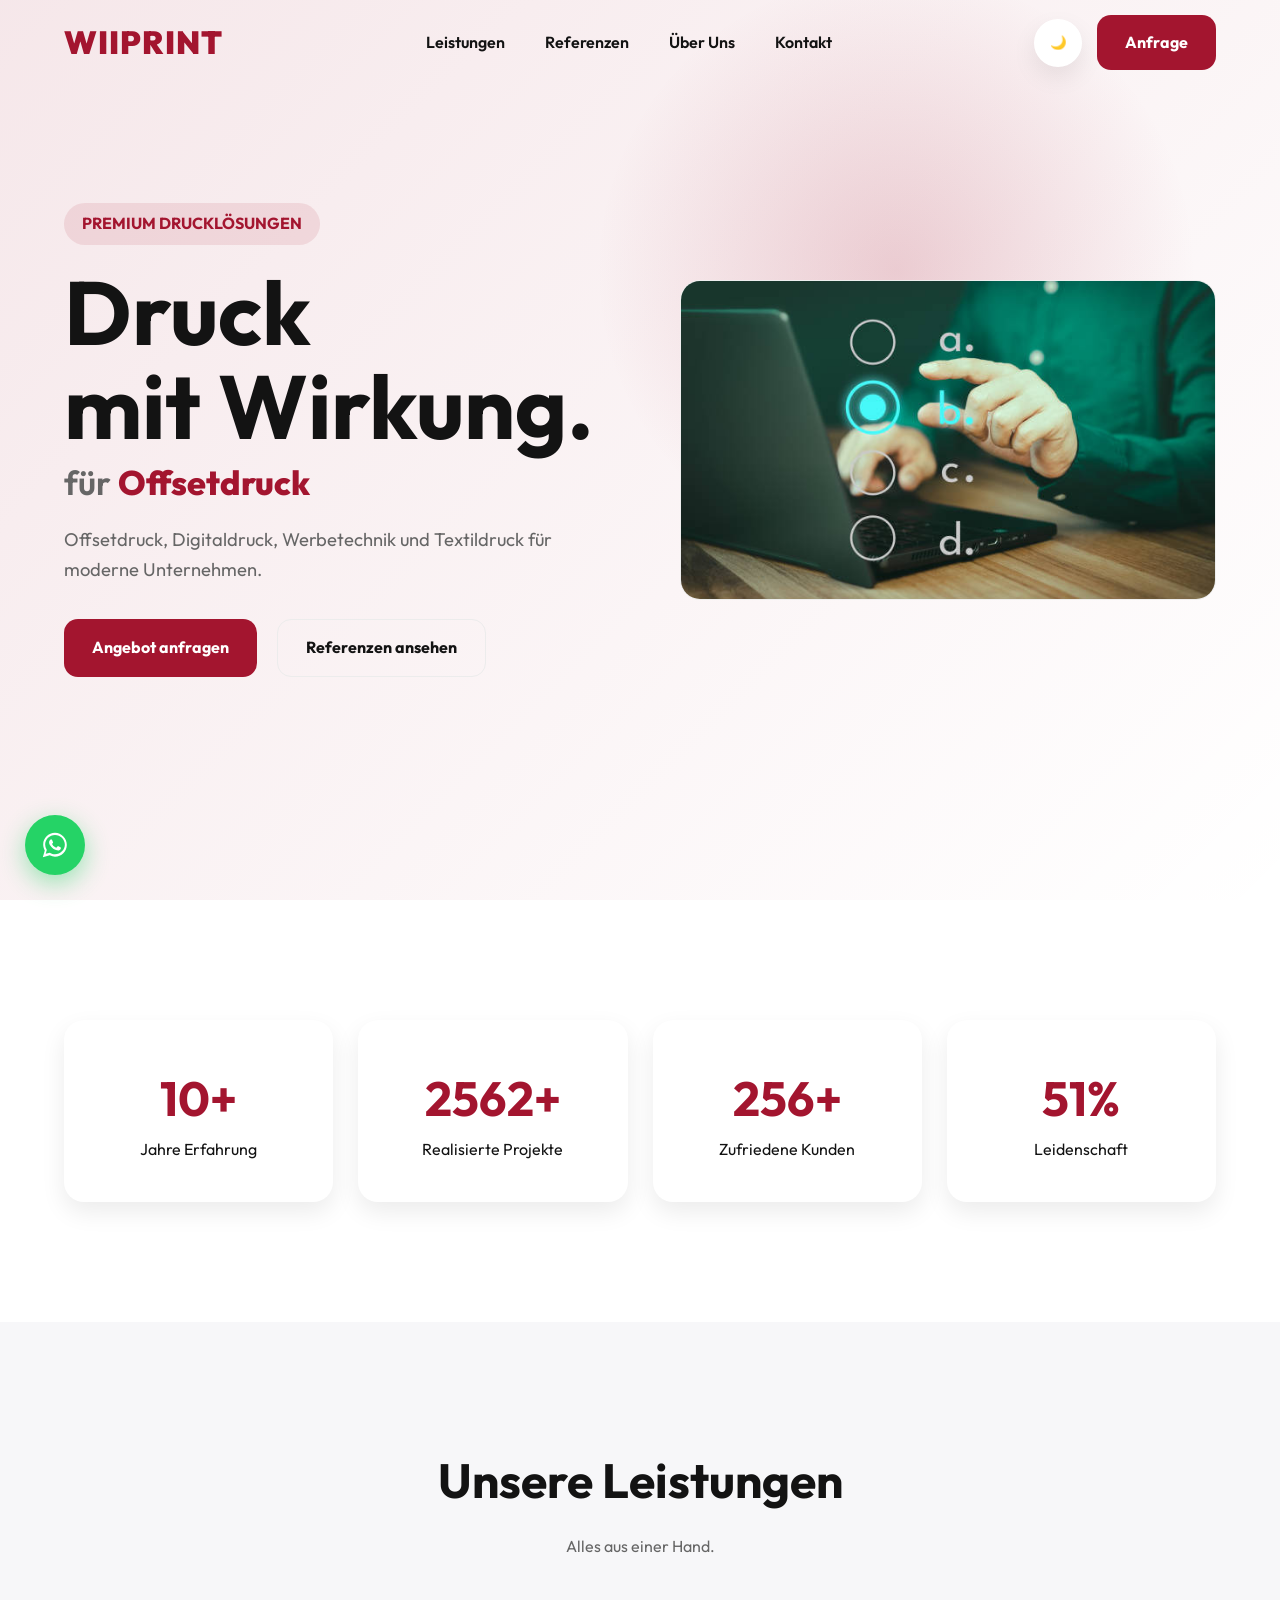
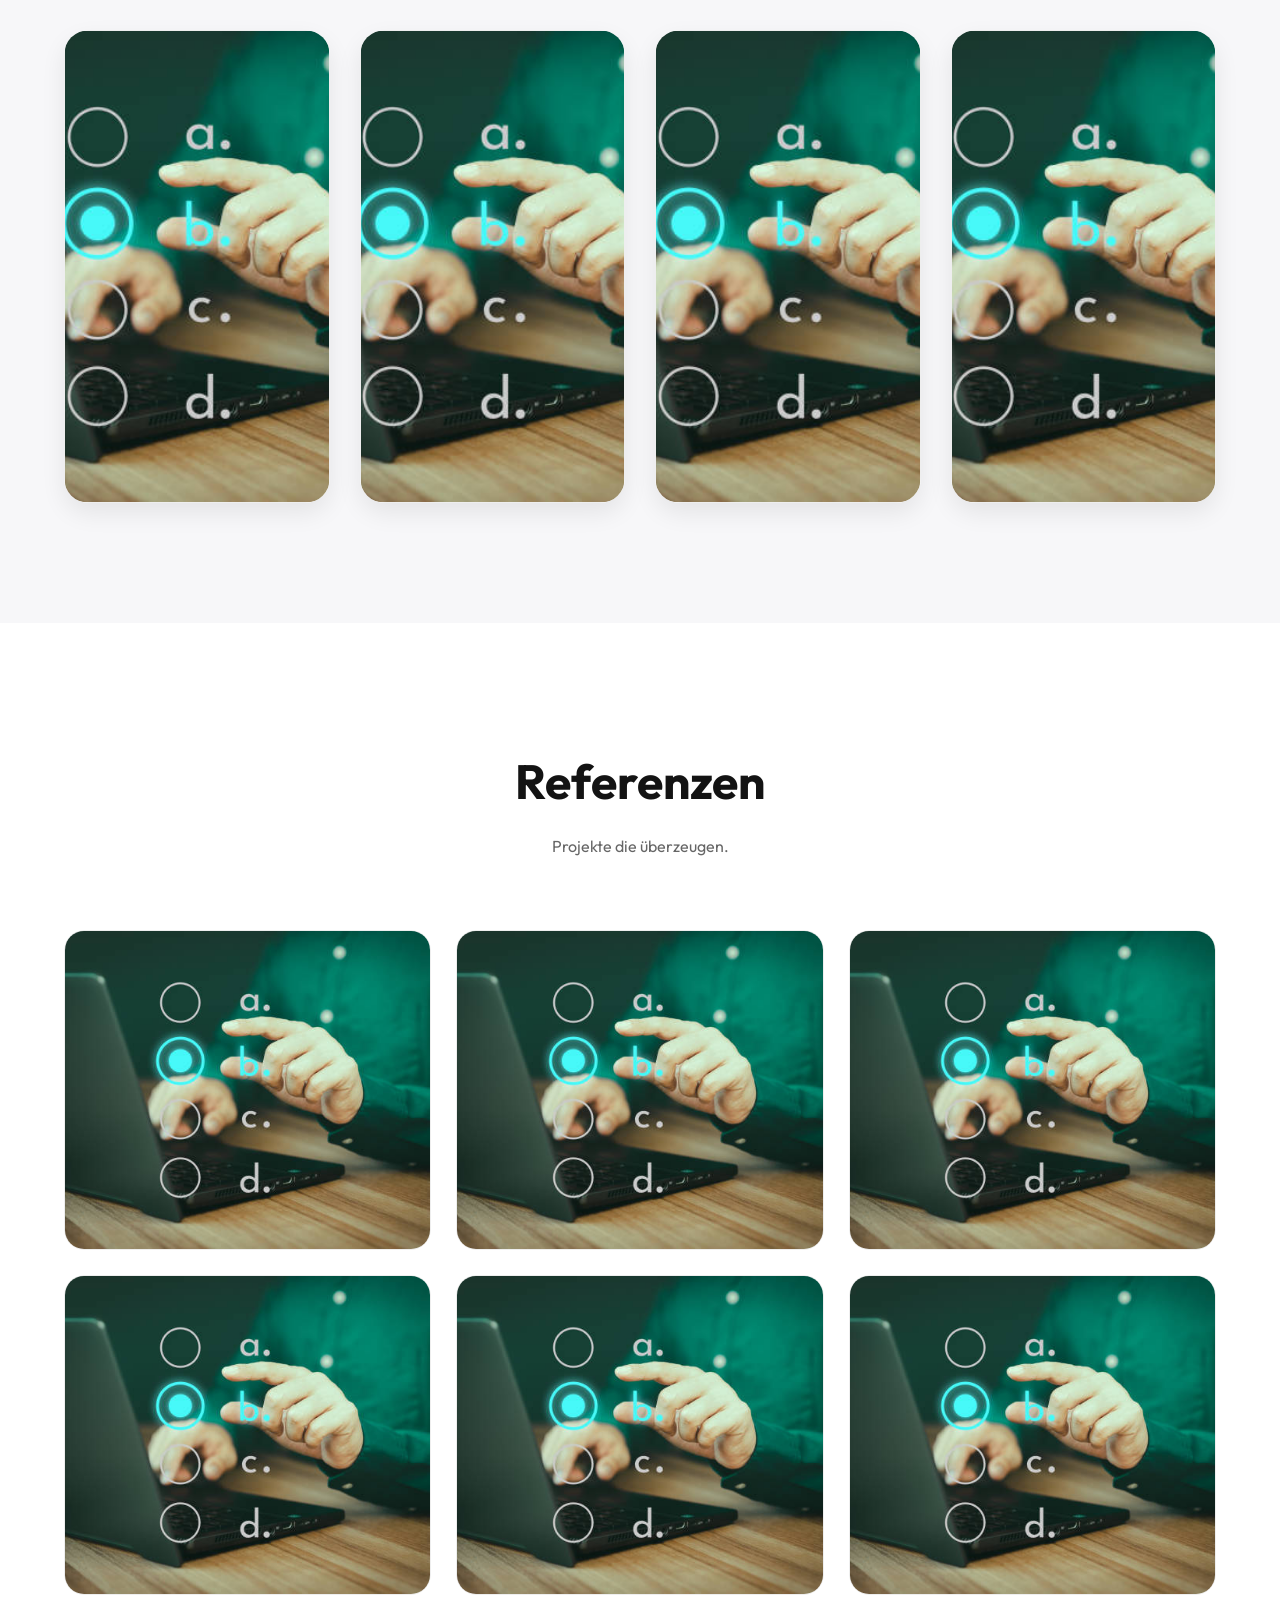
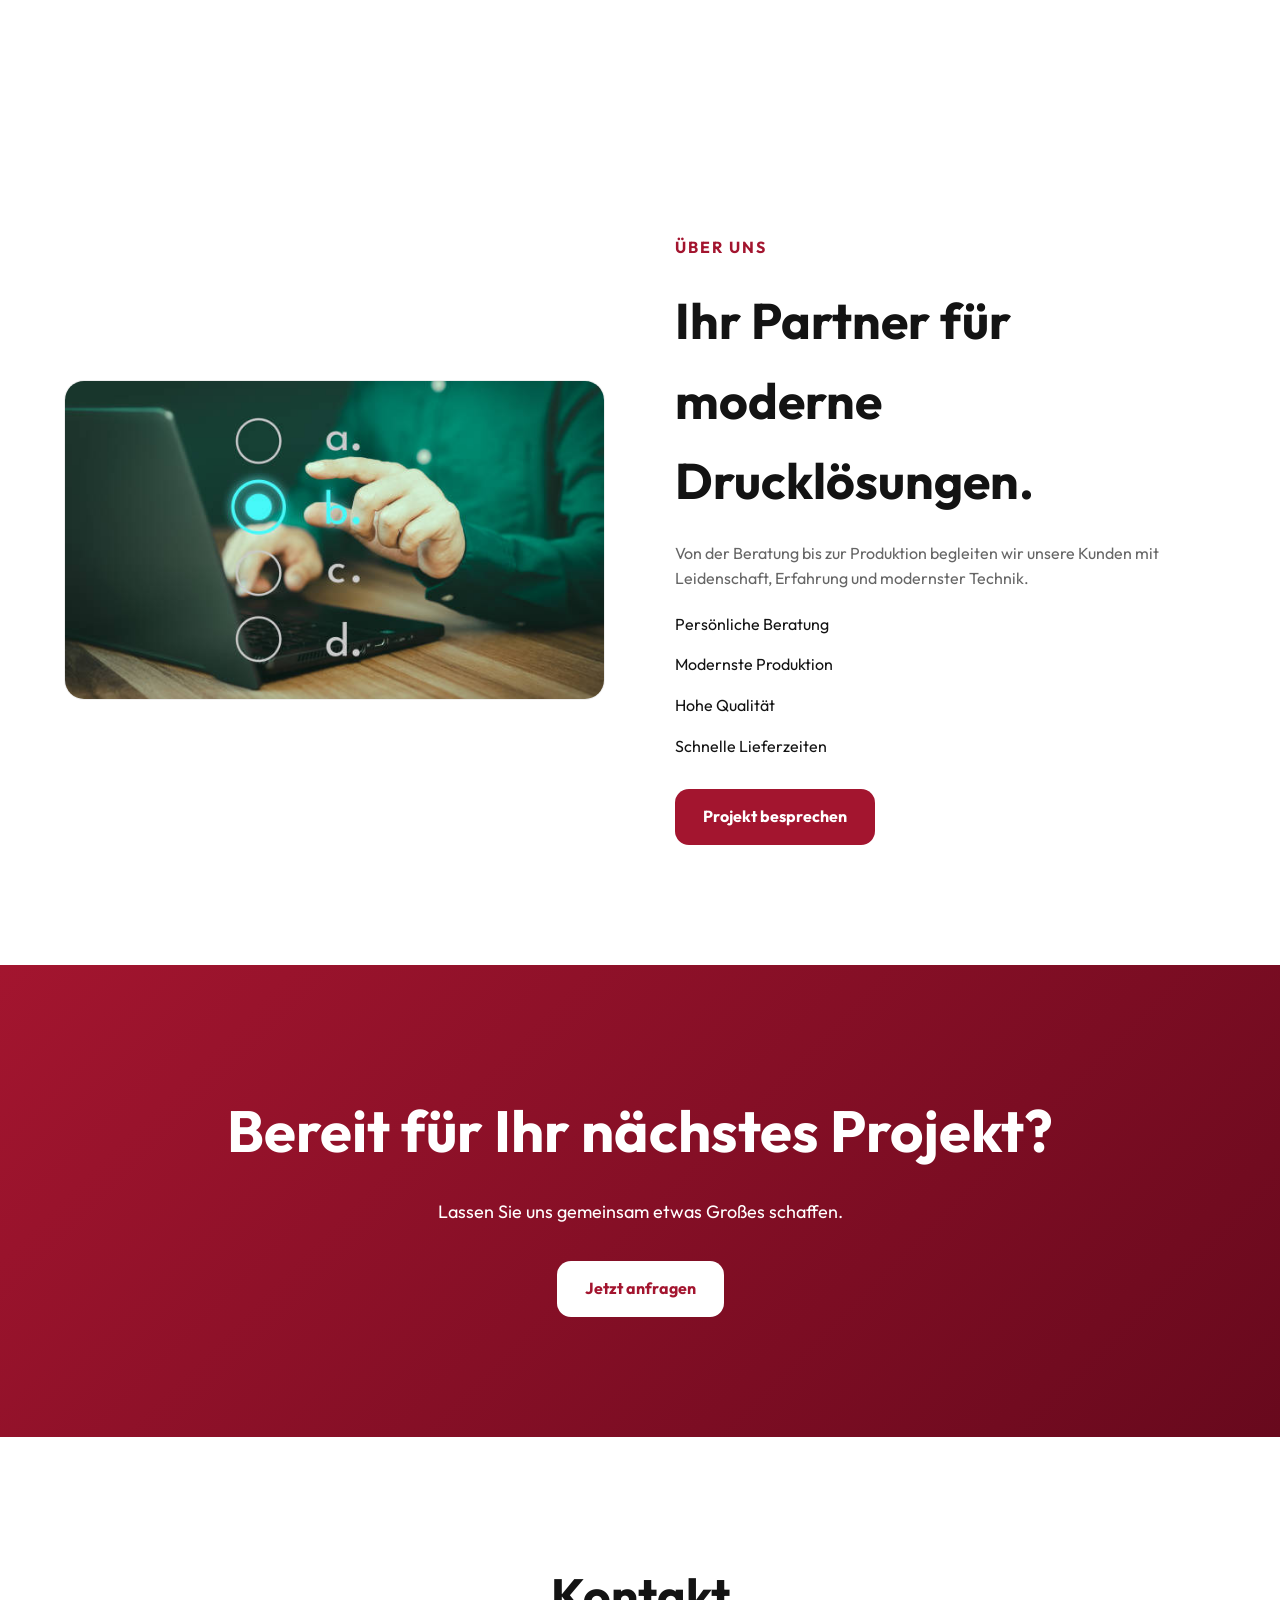
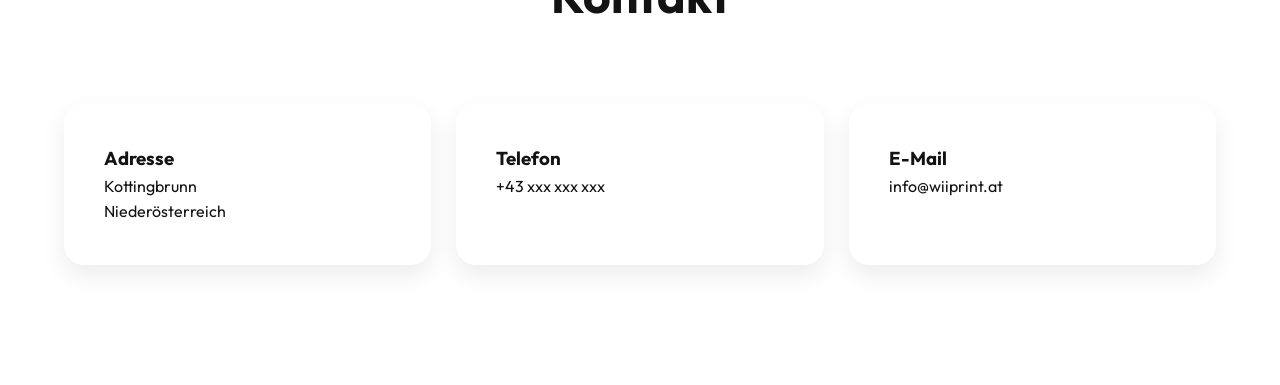
<file: index.html>
<!DOCTYPE html>
<html lang="de">

<head>

<meta charset="UTF-8">
<meta name="viewport" content="width=device-width, initial-scale=1.0">

<title>WiiPrint Media | Druck mit Wirkung</title>

<meta name="description"
content="Offsetdruck, Digitaldruck, Werbetechnik und Textilveredelung für Unternehmen in Österreich.">

<meta name="theme-color" content="#a3152f">

<link rel="preconnect" href="https://fonts.googleapis.com">
<link rel="preconnect" href="https://fonts.gstatic.com" crossorigin>

<link href="https://fonts.googleapis.com/css2?family=Outfit:wght@300;400;500;600;700;800;900&display=swap" rel="stylesheet">

<link rel="stylesheet" href="style.css">

</head>

<body>

<!-- LOADER -->

<div id="loader">

<div class="loader-logo">
WIIPRINT
</div>

</div>

<!-- HEADER -->

<header id="header">

<div class="container">

<div class="navbar">

<a href="#" class="logo">
WIIPRINT
</a>

<nav id="nav-menu">

<ul>

<li><a href="#leistungen">Leistungen</a></li>

<li><a href="#referenzen">Referenzen</a></li>

<li><a href="#ueberuns">Über Uns</a></li>

<li><a href="#kontakt">Kontakt</a></li>

</ul>

</nav>

<div class="nav-actions">

<button id="theme-toggle" aria-label="Dark Mode umschalten">

🌙

</button>

<a
href="#"
class="btn btn-primary whatsapp-trigger">

Anfrage

</a>

<div id="hamburger" aria-label="Menü">

<span></span>
<span></span>
<span></span>

</div>

</div>

</div>

</div>

</header>

<!-- HERO -->

<section class="hero">

<div class="hero-overlay"></div>

<div class="container hero-wrapper">

<div class="hero-content reveal">

<span class="hero-badge">

PREMIUM DRUCKLÖSUNGEN

</span>

<h1>

Druck <br>
mit Wirkung.
<span class="rotator-line">für <span id="rotator">Offsetdruck</span></span>

</h1>

<p>

Offsetdruck, Digitaldruck, Werbetechnik
und Textildruck für moderne Unternehmen.

</p>

<div class="hero-buttons">

<a
href="#"
class="btn btn-primary whatsapp-trigger">

Angebot anfragen

</a>

<a href="#referenzen" class="btn btn-outline">

Referenzen ansehen

</a>

</div>

</div>

<div class="hero-image reveal">

<div class="placeholder"><img src="img/test.jpg" alt="WiiPrint Druckerei"></div>

</div>

</div>

</section>

<!-- STATS -->

<section class="stats">

<div class="container">

<div class="stats-grid">

<div class="stat-card">

<h3 data-target="20" data-suffix="+">0</h3>

<p>Jahre Erfahrung</p>

</div>

<div class="stat-card">

<h3 data-target="5000" data-suffix="+">0</h3>

<p>Realisierte Projekte</p>

</div>

<div class="stat-card">

<h3 data-target="500" data-suffix="+">0</h3>

<p>Zufriedene Kunden</p>

</div>

<div class="stat-card">

<h3 data-target="100" data-suffix="%">0</h3>

<p>Leidenschaft</p>

</div>

</div>

</div>

</section>

<!-- LEISTUNGEN -->

<section id="leistungen" class="services">

<div class="container">

<div class="section-title">

<h2>
Unsere Leistungen
</h2>

<p>

Alles aus einer Hand.

</p>

</div>

<div class="services-grid">

<div class="service-card reveal">

<div class="placeholder"><img src="img/test.jpg" alt="Offsetdruck" loading="lazy"><div class="img-overlay"><div class="ov-title">Lorem ipsum</div><div class="ov-text">Lorem ipsum dolor sit amet, consectetur adipiscing elit, sed do eiusmod tempor.</div><a href="#kontakt" class="overlay-btn">Mehr erfahren</a></div></div>

<h3>Offsetdruck</h3>

<p>

Präziser Qualitätsdruck
für höchste Ansprüche.

</p>

</div>

<div class="service-card reveal">

<div class="placeholder"><img src="img/test.jpg" alt="Digitaldruck" loading="lazy"><div class="img-overlay"><div class="ov-title">Lorem ipsum</div><div class="ov-text">Lorem ipsum dolor sit amet, consectetur adipiscing elit, sed do eiusmod tempor.</div><a href="#kontakt" class="overlay-btn">Mehr erfahren</a></div></div>

<h3>Digitaldruck</h3>

<p>

Schnell. Flexibel. Modern.

</p>

</div>

<div class="service-card reveal">

<div class="placeholder"><img src="img/test.jpg" alt="Werbetechnik" loading="lazy"><div class="img-overlay"><div class="ov-title">Lorem ipsum</div><div class="ov-text">Lorem ipsum dolor sit amet, consectetur adipiscing elit, sed do eiusmod tempor.</div><a href="#kontakt" class="overlay-btn">Mehr erfahren</a></div></div>

<h3>Werbetechnik</h3>

<p>

Beschriftungen, Schilder
und Großformate.

</p>

</div>

<div class="service-card reveal">

<div class="placeholder"><img src="img/test.jpg" alt="Textildruck" loading="lazy"><div class="img-overlay"><div class="ov-title">Lorem ipsum</div><div class="ov-text">Lorem ipsum dolor sit amet, consectetur adipiscing elit, sed do eiusmod tempor.</div><a href="#kontakt" class="overlay-btn">Mehr erfahren</a></div></div>

<h3>Textildruck</h3>

<p>

Veredelung von Kleidung
und Promotion Artikeln.

</p>

</div>

</div>

</div>

</section>

<!-- REFERENZEN -->

<section id="referenzen" class="portfolio">

<div class="container">

<div class="section-title">

<h2>
Referenzen
</h2>

<p>

Projekte die überzeugen.

</p>

</div>

<div class="portfolio-grid">

<div class="portfolio-item reveal">
<div class="placeholder"><img src="img/test.jpg" alt="WiiPrint Referenz 1" loading="lazy"><div class="img-overlay"><div class="ov-title">Lorem ipsum</div><div class="ov-text">Lorem ipsum dolor sit amet, consectetur adipiscing elit, sed do eiusmod tempor.</div><a href="#kontakt" class="overlay-btn">Mehr erfahren</a></div></div>
</div>

<div class="portfolio-item reveal">
<div class="placeholder"><img src="img/test.jpg" alt="WiiPrint Referenz 2" loading="lazy"><div class="img-overlay"><div class="ov-title">Lorem ipsum</div><div class="ov-text">Lorem ipsum dolor sit amet, consectetur adipiscing elit, sed do eiusmod tempor.</div><a href="#kontakt" class="overlay-btn">Mehr erfahren</a></div></div>
</div>

<div class="portfolio-item reveal">
<div class="placeholder"><img src="img/test.jpg" alt="WiiPrint Referenz 3" loading="lazy"><div class="img-overlay"><div class="ov-title">Lorem ipsum</div><div class="ov-text">Lorem ipsum dolor sit amet, consectetur adipiscing elit, sed do eiusmod tempor.</div><a href="#kontakt" class="overlay-btn">Mehr erfahren</a></div></div>
</div>

<div class="portfolio-item reveal">
<div class="placeholder"><img src="img/test.jpg" alt="WiiPrint Referenz 4" loading="lazy"><div class="img-overlay"><div class="ov-title">Lorem ipsum</div><div class="ov-text">Lorem ipsum dolor sit amet, consectetur adipiscing elit, sed do eiusmod tempor.</div><a href="#kontakt" class="overlay-btn">Mehr erfahren</a></div></div>
</div>

<div class="portfolio-item reveal">
<div class="placeholder"><img src="img/test.jpg" alt="WiiPrint Referenz 5" loading="lazy"><div class="img-overlay"><div class="ov-title">Lorem ipsum</div><div class="ov-text">Lorem ipsum dolor sit amet, consectetur adipiscing elit, sed do eiusmod tempor.</div><a href="#kontakt" class="overlay-btn">Mehr erfahren</a></div></div>
</div>

<div class="portfolio-item reveal">
<div class="placeholder"><img src="img/test.jpg" alt="WiiPrint Referenz 6" loading="lazy"><div class="img-overlay"><div class="ov-title">Lorem ipsum</div><div class="ov-text">Lorem ipsum dolor sit amet, consectetur adipiscing elit, sed do eiusmod tempor.</div><a href="#kontakt" class="overlay-btn">Mehr erfahren</a></div></div>
</div>

</div>

</div>

</section>

<!-- ÜBER UNS -->

<section id="ueberuns" class="about">

<div class="container about-grid">

<div class="about-image reveal">

<div class="placeholder"><img src="img/test.jpg" alt="WiiPrint Team und Produktion" loading="lazy"></div>

</div>

<div class="about-content reveal">

<span class="small-title">

ÜBER UNS

</span>

<h2>

Ihr Partner für moderne Drucklösungen.

</h2>

<p>

Von der Beratung bis zur Produktion begleiten
wir unsere Kunden mit Leidenschaft, Erfahrung
und modernster Technik.

</p>

<ul>

<li>Persönliche Beratung</li>

<li>Modernste Produktion</li>

<li>Hohe Qualität</li>

<li>Schnelle Lieferzeiten</li>

</ul>

<a href="#" class="btn btn-primary whatsapp-trigger">

Projekt besprechen

</a>

</div>

</div>

</section>

<!-- CTA -->

<section class="cta">

<div class="container">

<h2>

Bereit für Ihr nächstes Projekt?

</h2>

<p>

Lassen Sie uns gemeinsam etwas Großes schaffen.

</p>

<a href="#" class="btn btn-light whatsapp-trigger">

Jetzt anfragen

</a>

</div>

</section>

<!-- KONTAKT -->

<section id="kontakt" class="contact">

<div class="container">

<div class="section-title">

<h2>

Kontakt

</h2>

</div>

<div class="contact-grid">

<div class="contact-card">

<h3>
Adresse
</h3>

<p>

Kottingbrunn<br>
Niederösterreich

</p>

</div>

<div class="contact-card">

<h3>
Telefon
</h3>

<p>

+43 xxx xxx xxx

</p>

</div>

<div class="contact-card">

<h3>
E-Mail
</h3>

<p>

info@wiiprint.at

</p>

</div>

</div>

</div>

</section>

<!-- WHATSAPP FLOAT BUTTON -->

<a href="#" class="wa-float whatsapp-trigger" aria-label="WhatsApp Anfrage">
<svg viewBox="0 0 32 32" width="30" height="30" fill="#fff" aria-hidden="true"><path d="M16 3C9 3 3.4 8.6 3.4 15.5c0 2.2.6 4.4 1.7 6.3L3 29l7.4-2c1.8 1 3.8 1.5 5.6 1.5 7 0 12.6-5.600 12.6-12.500S23 3 16 3zm0 22.800c-1.800 0-3.600-.5-5.100-1.400l-.4-.2-4.400 1.200 1.200-4.300-.3-.4c-1-1.600-1.500-3.400-1.500-5.200C5.500 9.800 10.200 5.200 16 5.200s10.500 4.600 10.500 10.300S21.800 25.800 16 25.800zm5.800-7.600c-.3-.2-1.900-.9-2.200-1-.3-.1-.5-.2-.7.200-.2.300-.8 1-1 1.200-.2.200-.4.200-.7.100-.3-.2-1.300-.5-2.500-1.500-.9-.8-1.500-1.800-1.700-2.100-.2-.3 0-.5.100-.6l.5-.5c.1-.2.200-.3.300-.5.100-.2 0-.4 0-.5l-1-2.300c-.2-.6-.5-.5-.7-.5h-.6c-.2 0-.5.100-.8.400-.3.300-1.100 1.100-1.100 2.600s1.100 3 1.300 3.200c.2.200 2.200 3.400 5.300 4.700.7.300 1.300.5 1.700.6.700.2 1.400.2 1.900.1.600-.1 1.900-.8 2.100-1.500.3-.7.3-1.400.2-1.500-.1-.1-.3-.2-.6-.4z"/></svg>
</a>

<!-- WHATSAPP MODAL -->

<div id="whatsapp-modal" role="dialog" aria-modal="true" aria-labelledby="wa-title">

<div class="modal-box">

<button type="button" id="close-modal" aria-label="Schließen">&times;</button>

<h3 id="wa-title">Ihre Anfrage per WhatsApp</h3>

<p>Kurz ausfüllen – WhatsApp öffnet sich mit Ihrer fertigen Nachricht.</p>

<form id="whatsapp-form">

<input type="text" name="name" placeholder="Ihr Name" required>

<select name="service">
<option>Offsetdruck</option>
<option>Digitaldruck</option>
<option>Werbetechnik</option>
<option>Textildruck</option>
<option>Sonstiges</option>
</select>

<textarea name="message" rows="3" placeholder="Worum geht es? (Menge, Format, Termin ...)"></textarea>

<button type="submit" class="btn btn-primary">Weiter zu WhatsApp</button>

</form>

</div>

</div>

<script src="script.js"></script>

</body>
</html>
</file>
<file: style.css>
/* =====================================================
   WIIPRINT 2026
   MODERN PREMIUM UI
===================================================== */

:root {

    --primary: #a3152f;
    --primary-hover: #c41f3e;
    --primary-dark: #7c1024;

    --bg: #ffffff;
    --bg-soft: #f7f7f9;
    --bg-card: #ffffff;

    --text: #131313;
    --text-soft: #666666;

    --border: #ececec;

    --shadow:
        0 10px 25px rgba(0,0,0,.08);

    --radius: 18px;

    --transition: .35s ease;

}

body.dark {

    --bg: #0f1115;
    --bg-soft: #171a21;
    --bg-card: #1c2028;

    --text: #ffffff;
    --text-soft: #b6bcc8;

    --border: #2c333d;

    --shadow:
        0 10px 30px rgba(0,0,0,.35);

}

/* =====================================================
RESET
===================================================== */

*{
    margin:0;
    padding:0;
    box-sizing:border-box;
}

html{
    scroll-behavior:smooth;
}

body{

    font-family:"Outfit",sans-serif;

    background:var(--bg);

    color:var(--text);

    overflow-x:hidden;

    transition:.4s;

    line-height:1.6;
}

img{
    max-width:100%;
}

a{
    text-decoration:none;
}

ul{
    list-style:none;
}

.container{

    width:min(90%,1400px);

    margin:auto;
}

/* =====================================================
LOADER
===================================================== */

#loader{

    position:fixed;

    inset:0;

    background:#fff;

    display:flex;

    justify-content:center;

    align-items:center;

    z-index:9999;
}

#loader.hidden{
    opacity:0;
    visibility:hidden;
}

.loader-logo{

    font-size:48px;

    font-weight:900;

    color:var(--primary);

    letter-spacing:3px;
}

/* =====================================================
HEADER
===================================================== */

header{

    position:fixed;

    width:100%;

    top:0;

    left:0;

    z-index:999;

    transition:.4s;
}

header.scrolled{

    backdrop-filter:blur(18px);

    background:
    rgba(255,255,255,.84);

    box-shadow:
    0 5px 25px rgba(0,0,0,.08);
}

body.dark header.scrolled{

    background:
    rgba(16,18,22,.92);

}

.navbar{

    height:85px;

    display:flex;

    align-items:center;

    justify-content:space-between;
}

/* =====================================================
LOGO
===================================================== */

.logo{

    font-size:32px;

    font-weight:900;

    color:var(--primary);

    letter-spacing:1px;
}

/* =====================================================
NAVIGATION
===================================================== */

nav ul{

    display:flex;

    gap:40px;
}

nav a{

    color:var(--text);

    font-weight:600;

    transition:var(--transition);
}

nav a:hover{

    color:var(--primary);
}

/* =====================================================
BUTTONS
===================================================== */

.btn{

    display:inline-flex;

    align-items:center;

    justify-content:center;

    padding:15px 28px;

    border-radius:14px;

    font-weight:700;

    transition:.35s;

    cursor:pointer;
}

.btn-primary{

    background:var(--primary);

    color:white;
}

.btn-primary:hover{

    background:var(--primary-hover);

    transform:translateY(-4px);
}

.btn-outline{

    border:1px solid var(--border);

    color:var(--text);
}

.btn-outline:hover{

    border-color:var(--primary);

    color:var(--primary);
}

.nav-actions{

    display:flex;

    gap:15px;

    align-items:center;
}

/* =====================================================
THEME SWITCH
===================================================== */

#theme-toggle{

    width:48px;
    height:48px;

    border:none;

    border-radius:50%;

    cursor:pointer;

    background:var(--bg-card);

    color:var(--text);

    box-shadow:var(--shadow);

    transition:.3s;
}

#theme-toggle:hover{

    transform:rotate(15deg);
}

/* =====================================================
HAMBURGER
===================================================== */

#hamburger{

    display:none;

    flex-direction:column;

    gap:5px;

    cursor:pointer;
}

#hamburger span{

    width:25px;

    height:3px;

    background:var(--text);

    border-radius:10px;
}

/* =====================================================
HERO
===================================================== */

.hero{

    min-height:100vh;

    display:flex;

    align-items:center;

    position:relative;

    padding-top:100px;

    background:
    linear-gradient(
    135deg,
    rgba(163,21,47,.10),
    transparent
    );
}

.hero-wrapper{

    display:grid;

    grid-template-columns:
    1fr 1fr;

    gap:80px;

    align-items:center;
}

.hero-badge{

    display:inline-block;

    padding:8px 18px;

    border-radius:50px;

    background:
    rgba(163,21,47,.1);

    color:var(--primary);

    font-weight:700;

    margin-bottom:20px;
}

.hero h1{

    font-size:clamp(50px,7vw,92px);

    line-height:1.05;

    margin-bottom:25px;
}

.hero p{

    max-width:600px;

    color:var(--text-soft);

    font-size:1.15rem;

    margin-bottom:35px;
}

.hero-buttons{

    display:flex;

    gap:20px;

    flex-wrap:wrap;
}

/* =====================================================
PLACEHOLDER
===================================================== */

.placeholder{

    background:white;

    height:100%;

    min-height:320px;

    display:flex;

    align-items:center;

    justify-content:center;

    color:var(--primary);

    font-size:60px;

    font-weight:900;

    text-transform:uppercase;

    letter-spacing:2px;

    filter:blur(2px);

    border-radius:20px;

    border:1px solid #eee;
}

body.dark .placeholder{

    background:#e9e9e9;
}

/* =====================================================
SECTIONS
===================================================== */

section{

    padding:120px 0;
}

.section-title{

    text-align:center;

    max-width:700px;

    margin:0 auto 70px;
}

.section-title h2{

    font-size:48px;

    margin-bottom:15px;
}

.section-title p{

    color:var(--text-soft);
}

/* =====================================================
STATS
===================================================== */

.stats-grid{

    display:grid;

    grid-template-columns:
    repeat(4,1fr);

    gap:25px;
}

.stat-card{

    text-align:center;

    background:var(--bg-card);

    border-radius:20px;

    padding:40px;

    box-shadow:var(--shadow);

    transition:.3s;
}

.stat-card:hover{

    transform:translateY(-10px);
}

.stat-card h3{

    font-size:48px;

    color:var(--primary);
}

/* =====================================================
SERVICES
===================================================== */

.services{

    background:var(--bg-soft);
}

.services-grid{

    display:grid;

    grid-template-columns:
    repeat(4,1fr);

    gap:30px;
}

.service-card{

    background:var(--bg-card);

    border-radius:25px;

    overflow:hidden;

    box-shadow:var(--shadow);

    transition:.4s;
}

.service-card:hover{

    transform:translateY(-10px);
}

.service-card h3{

    padding:25px 25px 10px;

    font-size:26px;
}

.service-card p{

    padding:0 25px 25px;

    color:var(--text-soft);
}

/* =====================================================
PORTFOLIO
===================================================== */

.portfolio-grid{

    display:grid;

    grid-template-columns:
    repeat(3,1fr);

    gap:25px;
}

.portfolio-item{

    border-radius:20px;

    overflow:hidden;

    transition:.4s;
}

.portfolio-item:hover{

    transform:scale(1.03);
}

/* =====================================================
ABOUT
===================================================== */

.about-grid{

    display:grid;

    gap:70px;

    grid-template-columns:
    1fr 1fr;

    align-items:center;
}

.small-title{

    color:var(--primary);

    font-weight:700;

    letter-spacing:2px;
}

.about h2{

    margin:20px 0;

    font-size:50px;
}

.about p{

    color:var(--text-soft);

    margin-bottom:20px;
}

.about ul{

    display:flex;

    flex-direction:column;

    gap:15px;

    margin-bottom:30px;
}

/* =====================================================
CTA
===================================================== */

.cta{

    background:
    linear-gradient(
    135deg,
    var(--primary),
    #68091d
    );

    color:white;

    text-align:center;
}

.cta h2{

    font-size:58px;

    margin-bottom:20px;
}

.cta p{

    margin-bottom:35px;

    font-size:18px;
}

/* =====================================================
CONTACT
===================================================== */

.contact-grid{

    display:grid;

    grid-template-columns:
    repeat(3,1fr);

    gap:25px;
}

.contact-card{

    background:var(--bg-card);

    padding:40px;

    border-radius:20px;

    box-shadow:var(--shadow);
}

/* =====================================================
FOOTER
===================================================== */

footer{

    background:#111;

    color:white;

    padding:70px 0;
}

.footer-content{

    display:flex;

    justify-content:space-between;

    flex-wrap:wrap;

    gap:30px;
}

footer a{

    color:#ccc;

    display:block;

    margin-top:10px;
}

/* =====================================================
WHATSAPP MODAL
===================================================== */

#whatsapp-modal{

    position:fixed;

    inset:0;

    background:rgba(0,0,0,.7);

    display:none;

    justify-content:center;

    align-items:center;

    z-index:99999;
}

.modal-box{

    background:white;

    width:95%;

    max-width:500px;

    border-radius:25px;

    padding:40px;

    text-align:center;
}

.modal-box .btn{

    width:100%;

    margin-top:15px;
}

/* =====================================================
SCROLL ANIMATION
===================================================== */

.reveal{

    opacity:0;

    transform:translateY(80px);

    transition:.8s;
}

.reveal.active{

    opacity:1;

    transform:translateY(0);
}

/* =====================================================
RESPONSIVE
===================================================== */

@media(max-width:1200px){

    .services-grid{
        grid-template-columns:repeat(2,1fr);
    }

    .portfolio-grid{
        grid-template-columns:repeat(2,1fr);
    }
}

@media(max-width:991px){

    .hero-wrapper{
        grid-template-columns:1fr;
    }

    .about-grid{
        grid-template-columns:1fr;
    }

    .stats-grid{
        grid-template-columns:repeat(2,1fr);
    }

    .contact-grid{
        grid-template-columns:1fr;
    }

    nav{

        position:fixed;

        top:85px;

        left:-100%;

        width:100%;

        background:var(--bg);

        transition:.4s;

        padding:30px;
    }

    nav.active{
        left:0;
    }

    nav ul{

        flex-direction:column;
    }

    #hamburger{
        display:flex;
    }
}

@media(max-width:768px){

    section{

        padding:80px 0;
    }

    .hero h1{

        font-size:52px;
    }

    .section-title h2{

        font-size:36px;
    }

    .cta h2{

        font-size:36px;
    }

    .services-grid,
    .portfolio-grid,
    .stats-grid{

        grid-template-columns:1fr;
    }

    .placeholder{

        min-height:240px;

        font-size:42px;
    }
}






#progress-bar{
    position:fixed;
    top:0;
    left:0;
    height:4px;
    width:0;
    background:#a3152f;
    z-index:99999;
}

#backToTop{
    position:fixed;
    right:25px;
    bottom:25px;
    width:55px;
    height:55px;
    border:none;
    border-radius:50%;
    cursor:pointer;
    background:#a3152f;
    color:#fff;
    font-size:22px;
    opacity:0;
    visibility:hidden;
    transition:.3s;
    z-index:9999;
}

#backToTop.show{
    opacity:1;
    visibility:visible;
}


/* =====================================================
FIXES & EXTRAS
===================================================== */

section{ scroll-margin-top:80px; }

#loader{ background:var(--bg); }

nav a.active{ color:var(--primary); }

.btn-light{ background:#fff; color:var(--primary); }
.btn-light:hover{ transform:translateY(-4px); box-shadow:0 10px 25px rgba(0,0,0,.25); }

/* Counter suffix (+ / %) */
[data-suffix]::after{ content:attr(data-suffix); }

/* Hero: Licht folgt der Maus */
.hero-overlay{
    position:absolute;
    inset:0;
    pointer-events:none;
    background:radial-gradient(500px circle at var(--mx,70%) var(--my,30%), rgba(163,21,47,.18), transparent 60%);
}

/* Hero: wechselndes Wort */
.rotator-line{
    display:block;
    margin-top:12px;
    font-size:.38em;
    font-weight:600;
    color:var(--text-soft);
}
#rotator{
    display:inline-block;
    color:var(--primary);
    font-weight:800;
    transition:opacity .35s ease, transform .35s ease;
}
#rotator.out{ opacity:0; transform:translateY(12px); }

/* WhatsApp Modal */
#whatsapp-modal{
    display:flex;
    opacity:0;
    visibility:hidden;
    transition:.3s;
    backdrop-filter:blur(6px);
}
#whatsapp-modal.open{ opacity:1; visibility:visible; }

.modal-box{
    position:relative;
    background:var(--bg-card);
    color:var(--text);
    transform:translateY(30px) scale(.96);
    transition:.35s;
}
#whatsapp-modal.open .modal-box{ transform:none; }

.modal-box h3{ font-size:28px; margin-bottom:8px; }
.modal-box p{ color:var(--text-soft); margin-bottom:20px; }

#close-modal{
    position:absolute;
    top:14px;
    right:18px;
    border:none;
    background:none;
    color:var(--text);
    font-size:32px;
    cursor:pointer;
    line-height:1;
}

#whatsapp-form{ display:flex; flex-direction:column; gap:12px; }

#whatsapp-form input,
#whatsapp-form select,
#whatsapp-form textarea{
    width:100%;
    padding:14px 16px;
    border-radius:12px;
    border:1px solid var(--border);
    background:var(--bg-soft);
    color:var(--text);
    font:inherit;
}
#whatsapp-form input:focus,
#whatsapp-form select:focus,
#whatsapp-form textarea:focus{
    outline:2px solid var(--primary);
    border-color:transparent;
}
#whatsapp-form .btn{ border:none; font:inherit; font-weight:700; }

/* Schwebender WhatsApp-Button */
.wa-float{
    position:fixed;
    left:25px;
    bottom:25px;
    width:60px;
    height:60px;
    border-radius:50%;
    background:#25d366;
    display:flex;
    align-items:center;
    justify-content:center;
    box-shadow:0 8px 25px rgba(37,211,102,.45);
    z-index:9998;
    animation:waPulse 2.4s infinite;
    transition:transform .3s;
}
.wa-float:hover{ transform:scale(1.1); }

@keyframes waPulse{
    0%{ box-shadow:0 0 0 0 rgba(37,211,102,.55); }
    70%{ box-shadow:0 0 0 18px rgba(37,211,102,0); }
    100%{ box-shadow:0 0 0 0 rgba(37,211,102,0); }
}

/* Tastatur-Fokus sichtbar */
a:focus-visible, button:focus-visible{
    outline:3px solid var(--primary);
    outline-offset:3px;
}

/* Weniger Bewegung, wenn gewünscht */
@media (prefers-reduced-motion:reduce){
    *{ animation:none !important; transition:none !important; scroll-behavior:auto !important; }
    .reveal{ opacity:1; transform:none; }
}


/* Dark-Mode-Button im mobilen Menü (unten) */
.nav-theme{ display:none; }

@media(max-width:991px){
    .nav-theme{
        display:flex;
        align-items:center;
        justify-content:space-between;
        margin-top:25px;
        padding-top:20px;
        border-top:1px solid var(--border);
        font-weight:600;
        color:var(--text);
    }
}


/* Bilder statt Platzhalter (img/test.jpg) */
.placeholder{
    position:relative;
    overflow:hidden;
    filter:none;
    padding:0;
    font-size:0;
}
.placeholder img{
    position:absolute;
    inset:0;
    width:100%;
    height:100%;
    object-fit:cover;
    display:block;
    transition:transform .6s ease;
}
.portfolio-item:hover .placeholder img,
.service-card:hover .placeholder img{
    transform:scale(1.06);
}


/* =====================================================
BILD-OVERLAY (Leistungen + Referenzen)
===================================================== */

.img-overlay{
    position:absolute;
    inset:0;
    z-index:2;
    display:flex;
    flex-direction:column;
    justify-content:flex-end;
    align-items:flex-start;
    gap:10px;
    padding:24px;
    text-align:left;
    text-transform:none;
    letter-spacing:normal;
    font-size:16px;
    font-weight:400;
    line-height:1.5;
    color:#fff;
    background:rgba(15,17,21,.55);
    backdrop-filter:blur(8px);
    -webkit-backdrop-filter:blur(8px);
    transform:translateY(101%);
    transition:transform .5s cubic-bezier(.22,1,.36,1);
}

.ov-title{
    font-size:24px;
    font-weight:800;
    line-height:1.2;
}

.ov-text{
    font-size:15px;
    opacity:.92;
}

.overlay-btn{
    margin-top:6px;
    padding:11px 22px;
    border-radius:12px;
    background:var(--primary);
    color:#fff;
    font-size:15px;
    font-weight:700;
    transition:.3s;
}

.overlay-btn:hover{
    background:var(--primary-hover);
    transform:translateY(-2px);
}

@media (hover:hover){
    .service-card:hover .img-overlay,
    .portfolio-item:hover .img-overlay{
        transform:translateY(0);
    }
}

.service-card.is-open .img-overlay,
.portfolio-item.is-open .img-overlay,
.service-card:focus-within .img-overlay,
.portfolio-item:focus-within .img-overlay{
    transform:translateY(0);
}

@media(max-width:768px){
    .img-overlay{ padding:20px; gap:8px; }
    .ov-title{ font-size:21px; }
}


/* =====================================================
OVERLAY v2: weich, langsamer, Markenfarbe
===================================================== */

.img-overlay{
    background:linear-gradient(to top, rgba(104,9,29,.96) 0%, rgba(163,21,47,.90) 100%);
    backdrop-filter:none;
    -webkit-backdrop-filter:none;
    transform:translate3d(0,101%,0);
    transition:transform .8s cubic-bezier(.22,.9,.28,1);
    will-change:transform;
    backface-visibility:hidden;
}

body.dark .img-overlay{
    background:linear-gradient(to top, rgba(60,6,17,.97) 0%, rgba(124,16,36,.92) 100%);
}

/* Inhalt blendet nacheinander ein */
.img-overlay > *{
    opacity:0;
    transform:translate3d(0,18px,0);
    transition:opacity .5s ease, transform .7s cubic-bezier(.22,.9,.28,1);
}

@media (hover:hover){
    .service-card:hover .img-overlay,
    .portfolio-item:hover .img-overlay{
        transform:translate3d(0,0,0);
    }
    .service-card:hover .img-overlay > *,
    .portfolio-item:hover .img-overlay > *{
        opacity:1;
        transform:translate3d(0,0,0);
    }
}

.service-card.is-open .img-overlay,
.portfolio-item.is-open .img-overlay,
.service-card:focus-within .img-overlay,
.portfolio-item:focus-within .img-overlay{
    transform:translate3d(0,0,0);
}

.service-card.is-open .img-overlay > *,
.portfolio-item.is-open .img-overlay > *,
.service-card:focus-within .img-overlay > *,
.portfolio-item:focus-within .img-overlay > *{
    opacity:1;
    transform:translate3d(0,0,0);
}

.img-overlay > :nth-child(1){ transition-delay:.18s; }
.img-overlay > :nth-child(2){ transition-delay:.28s; }
.img-overlay > :nth-child(3){ transition-delay:.38s; }

/* Beim Zurückfahren sofort, ohne Verzögerung */
.service-card:not(:hover):not(.is-open):not(:focus-within) .img-overlay > *,
.portfolio-item:not(:hover):not(.is-open):not(:focus-within) .img-overlay > *{
    transition-delay:0s;
}

.overlay-btn{
    background:#fff;
    color:var(--primary);
}

.overlay-btn:hover{
    background:#f4e6e9;
    box-shadow:0 8px 20px rgba(0,0,0,.25);
}

/* Weniger gleichzeitige Animationen = weniger Ruckeln */
.service-card .placeholder img,
.portfolio-item .placeholder img{
    transition:none;
}
.service-card:hover .placeholder img,
.portfolio-item:hover .placeholder img{
    transform:none;
}

.portfolio-item{
    transition:transform .7s cubic-bezier(.22,.9,.28,1);
}
</file>
